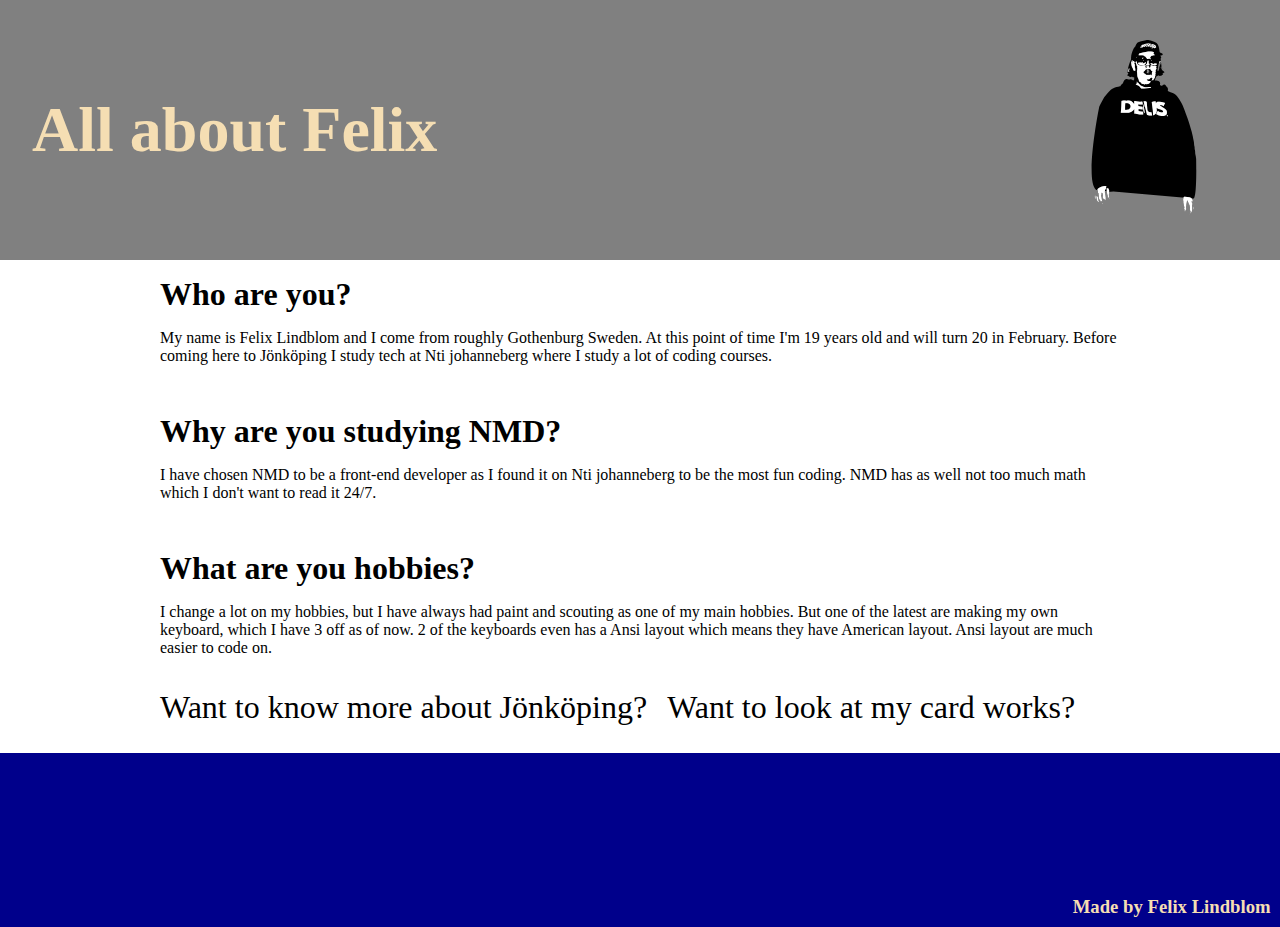
<file: index.html>
<!DOCTYPE html>
<html lang="en">
<head>
    <meta charset="UTF-8">
    <meta http-equiv="X-UA-Compatible" content="IE=edge">
    <meta name="viewport" content="width=device-width, initial-scale=1.0">
    <title>About me</title>
    <link rel="stylesheet" href="css/stylesheet.css">
</head>
<body>
    <div class="wrap">
        <header>
            <h1>All about Felix</h1>
            <img src="img/felixBW.svg" alt="Felix in black and white">
        </header>
        <main> 
            <article>
                <h2>Who are you?</h2>
                <p>My name is Felix Lindblom and I come from roughly Gothenburg Sweden. At this point of time I'm 19 years old and will turn 20 in February. Before coming here to Jönköping I study tech at Nti johanneberg where I study a lot of coding courses. </p>
            </article>
            <article>
                <h2>Why are you studying <strong>NMD</strong>?</h2>
                <p>I have chosen NMD to be a front-end developer as I found it on Nti johanneberg to be the most fun coding. NMD has as well not too much math which I don't want to read it 24/7. </p>
            </article>
            <article>
                <h2>What are you hobbies?</h2>
                <p>I change a lot on my hobbies, but I have always had paint and scouting as one of my main hobbies. But one of the latest are making my own keyboard, which I have 3 off as of now. 2 of the keyboards even has a Ansi layout which means they have American layout. Ansi layout are much easier to code on. </p>
            </article>
            <aside>
                <a href="aboutJ.html">Want to know more about Jönköping?</a>
                <a href="dockDeck.html">Want to look at my card works?</a>
            </aside>
        </main>
        <footer>
            <h3>Made by Felix Lindblom</h3>
        </footer>
    </div>
</body>
</html>
</file>
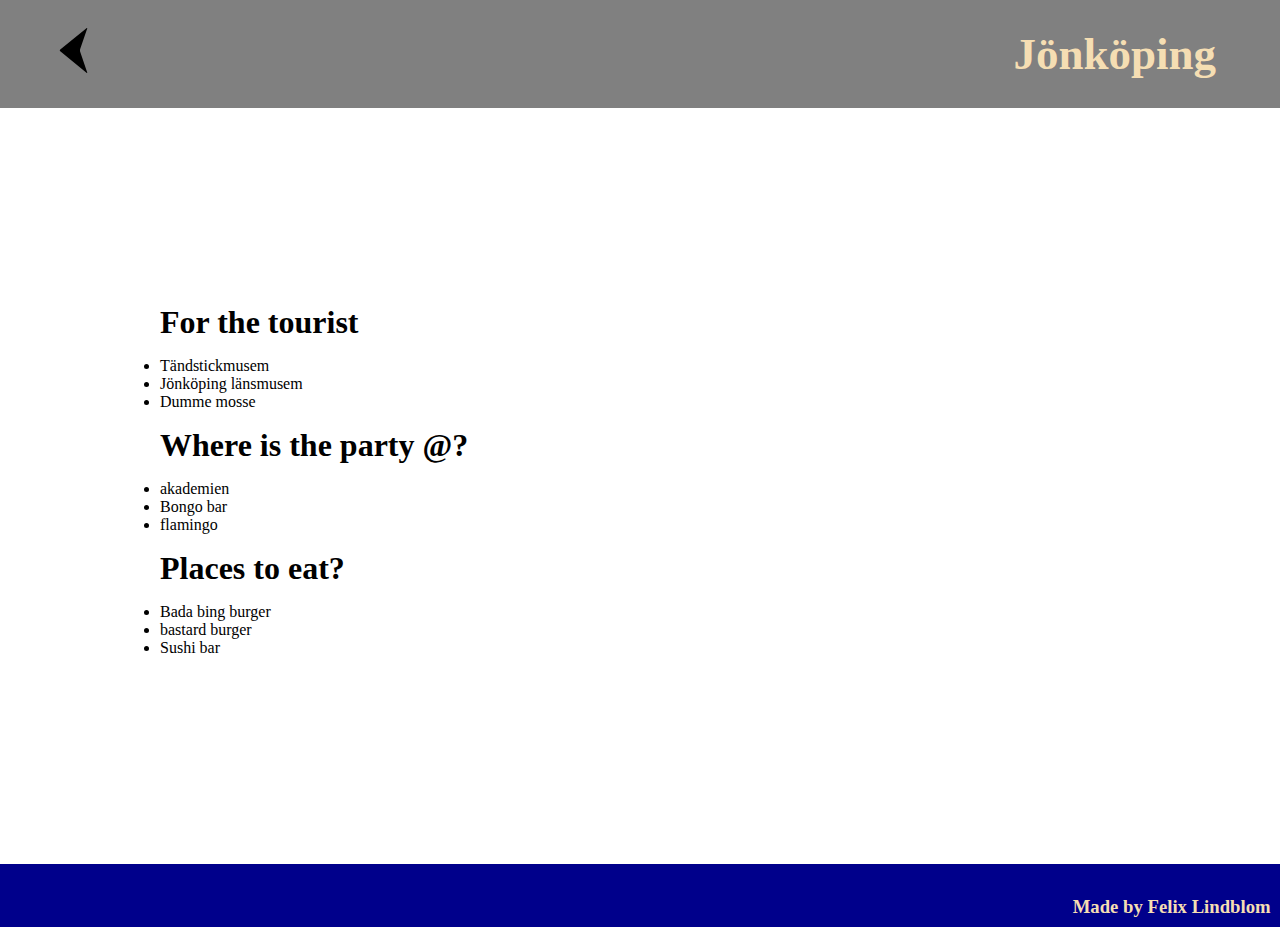
<file: aboutJ.html>
<!DOCTYPE html>
<html lang="en">
<head>
    <meta charset="UTF-8">
    <meta http-equiv="X-UA-Compatible" content="IE=edge">
    <meta name="viewport" content="width=device-width, initial-scale=1.0">
    <title>Jönköping</title>
    <link rel="stylesheet" href="css/stylesheet.css">
</head>
<body>
    <div class="wrapJ">
        <header>
            <a href="index.html"><img src="img/leftPoint.svg" alt="Back button"></a>
            <h1>Jönköping</h1>
        </header>
        <main>
            <article>
                <ul>
                    <h2>For the tourist</h2>
                    <li>Tändstickmusem</li>
                    <li>Jönköping länsmusem</li>
                    <li>Dumme mosse</li>
                </ul>
            </article>
            <article>
                <ul>
                    <h2>Where is the party @?</h2>
                    <li>akademien </li> 
                    <li>Bongo bar</li>
                    <li>flamingo </li>   
                </ul>   
            </article>
            <article>
                <ul>
                    <h2>Places to eat?</h2>
                    <li>Bada bing burger</li>
                    <li>bastard burger</li>
                    <li>Sushi bar</li>
                </ul>
            </article>
        </main>

        <footer>
            <h3>Made by Felix Lindblom</h3>
        </footer>
    </div>
</body>
</html>
</file>
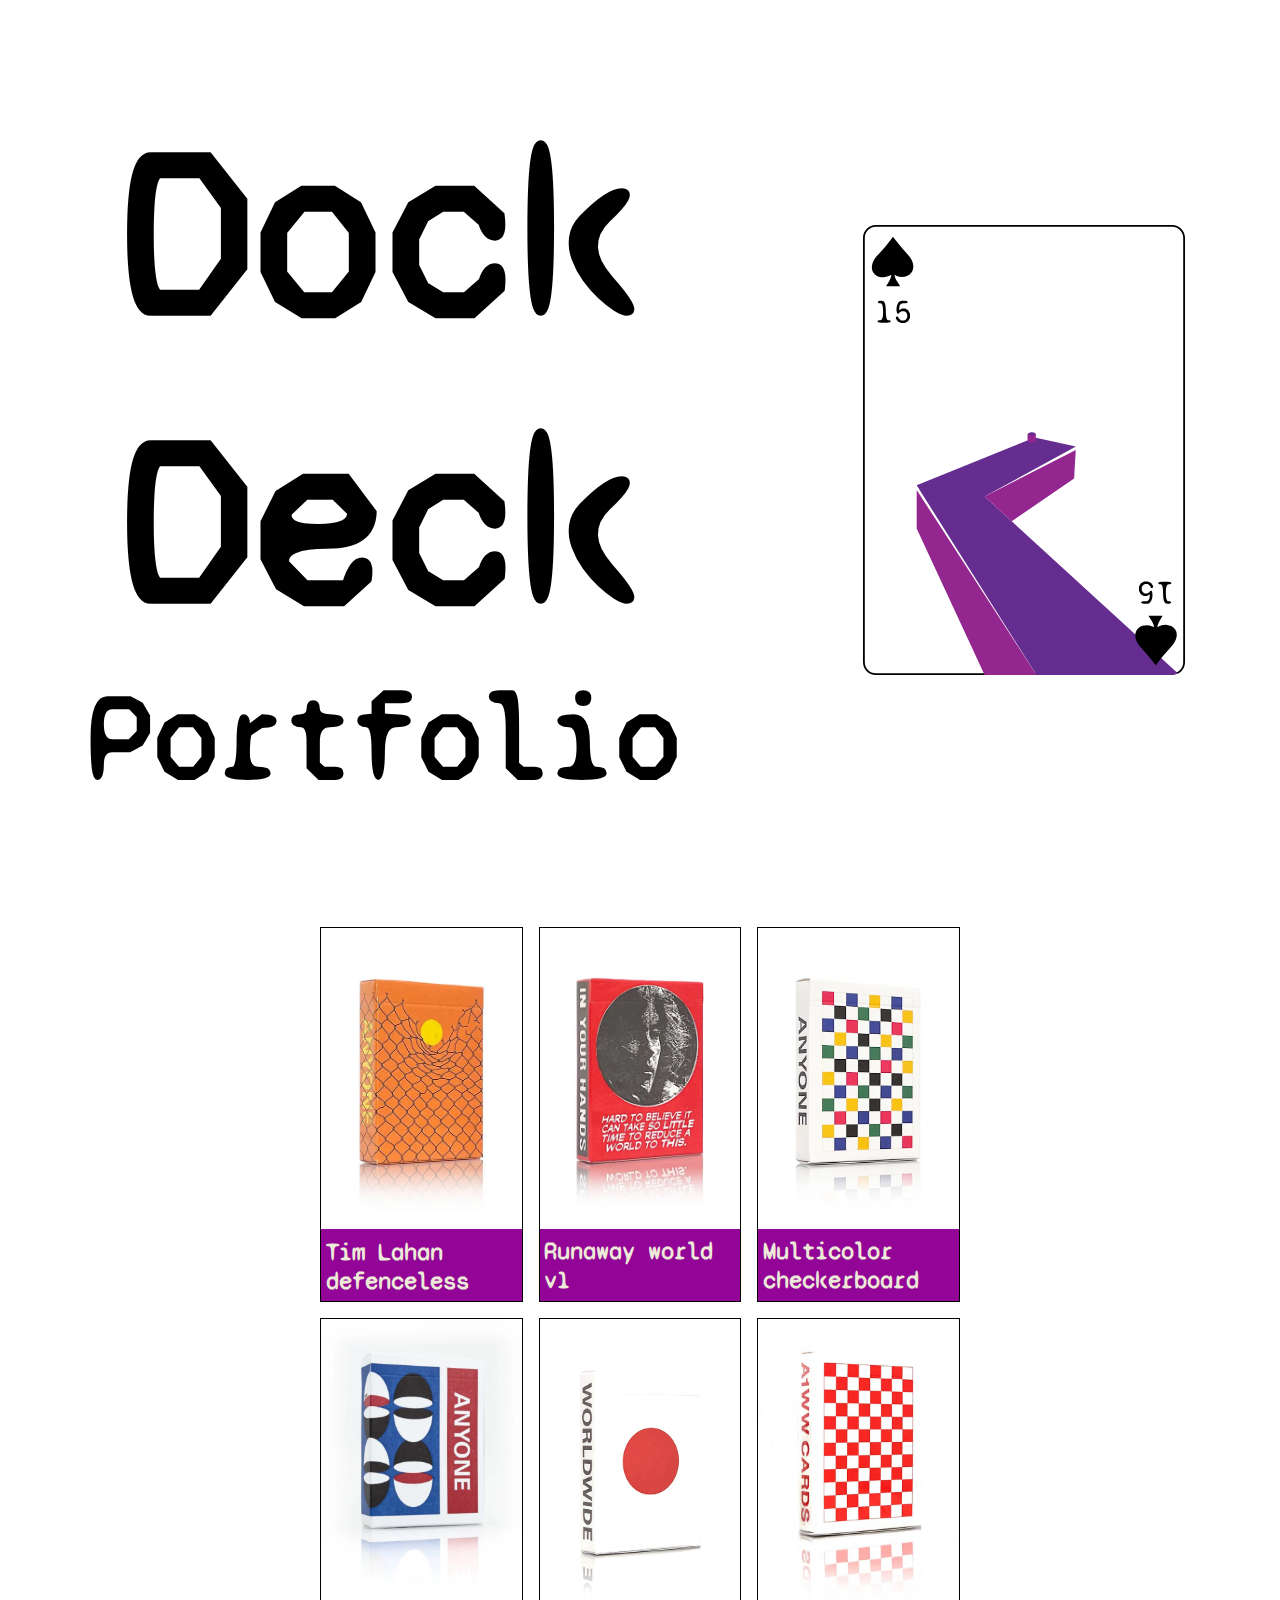
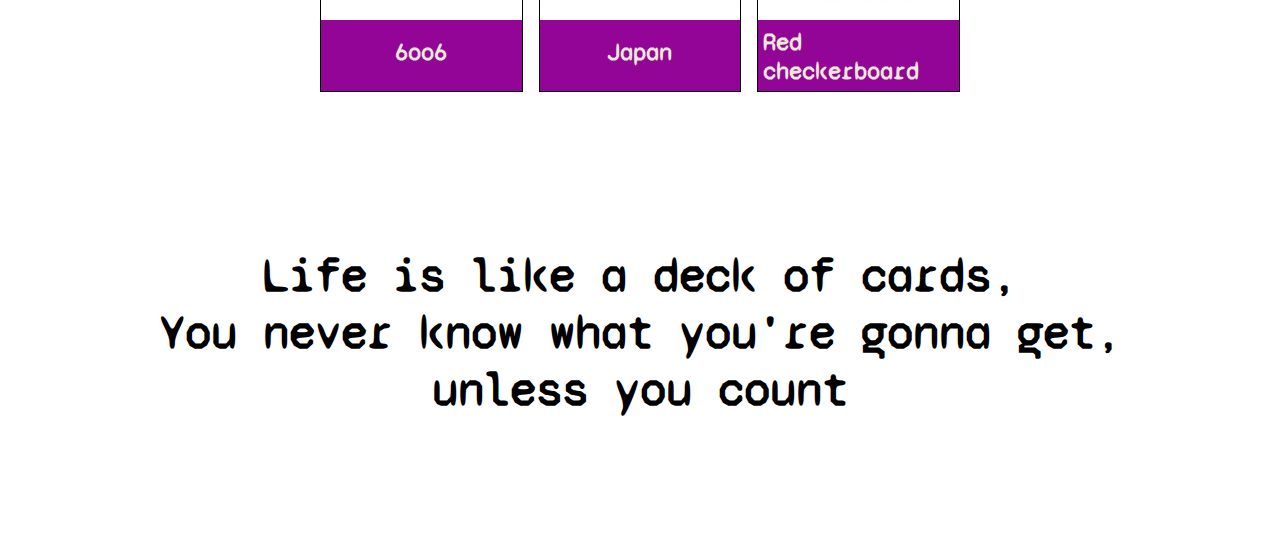
<file: dockDeck.html>
<!DOCTYPE html>
<html lang="en">
<head>
    <meta charset="UTF-8">
    <meta http-equiv="X-UA-Compatible" content="IE=edge">
    <meta name="viewport" content="width=device-width, initial-scale=1.0">
    <title>Deck dock</title>
    <link rel="stylesheet" href="css/ddTl.css">
</head>
<body>
    <div class="wrapper">
        <header>
            <section id="displayName">
                <h1>dock deck</h1>
                <h2>Portfolio</h2>
            </section>
            <section id="displayCard">
                <img src="img/deck dock.svg" alt="deck dock card">
            </section>
            
        </header>
        <main>
            <ul>
                <li>
                    <a href="timLahanDisP.html">
                        <img src="img/Tim lahan.webp" alt="Tim Lahan defenceless deck">
                        <p>Tim Lahan defenceless</p>
                    </a>
                </li>
                <li>
                    <a href="" class="notMade">
                        <img src="img/Runaway.webp" alt="Runaway card deck">
                        <p>Runaway world v1</p>
                    </a>
                </li>
                <li>
                    <a href="" class="notMade">
                        <img src="img/multicolor.webp" alt="Multicolor checkerboard deck">
                        <p>Multicolor checkerboard</p>
                    </a>
                </li>
                <li>
                    <a href="" class="notMade">
                        <img src="img/6oo6.webp" alt="6oo6 deck">
                        <p>6oo6</p>
                    </a>
                </li>
                <li>
                    <a href="" class="notMade">
                        <!-- Don't know why this picture was a jpg and is slightly taken diffrent but it shows my grid is flexabel on types and sizes -->
                        <img src="img/japan.jpg" alt="Japan deck">
                        <p>Japan</p>
                    </a>
                </li>
                <li>
                    <a href="" class="notMade">
                        <img src="img/red check.webp" alt="Red checkerboard deck">
                        <p>Red checkerboard</p>
                    </a>
                </li>
            </ul>
            <!-- credit to 'kortleks bolaget' for all the photo use on items, All of the decks are from the company 'Anyone'aswell-->
        </main>
        <aside>
            <h2>Life is like a deck of cards,</h2>
            <h2>You never know what you're gonna get,</h2>
            <h2>unless you count</h2>
        </aside>
    </div>
</body>
</html>
</file>
<file: css/stylesheet.css>
*{
    margin: 0px;
    padding: 0px;
}
.wrap{
    height: 100vh;
    width: 100vw;
    display: grid;
    grid-template-rows: 1.5fr auto 1fr;
    grid-template-columns: 100vw;
    grid-template-areas: 
    "he"
    "ma"
    "fo"
    ;
}
header{
    grid-area: "he";
    background-color: grey;
    height: 100%;
    width: 100vw;
    display: flex;
    justify-content: space-between;
    align-items: center;
}
header img{
    height: 20vh;
    width: auto;
    padding: 0vw 4vw;
}
h1{
    color: wheat;
    display: flex;
    align-items: center;
    height: 100%;
    padding-left: 0.5em;
    font-size: 4em;
}
main{
    grid-area: "ma";
    display: flex;
    justify-content: center;
    align-items: center;
    flex-direction: column;
}
article, aside{
    width: 75vw;
}
main p{
    padding-bottom: 2em;
    font-size: 1em;
}
main h2, a {
    font-size: 2em;
    padding: 0.5em;
    padding-left: 0em;
}
main a{
    color: black;
    text-decoration: none;

}
a:hover{
    cursor: hand;
}
footer{
    grid-area: "fo";
    background-color: darkblue;
    width: 100vw;
    height: 100%;
    display: flex;
    justify-content: end;
    align-items: flex-end;
    flex-direction: column;
    margin-top: 3vh;
}
footer h3{
    color: wheat;
    padding: 0.5em;

}
/* Jönköping info */
.wrapJ{
    height: 100vh;
    width: 100vw;
    display: grid;
    grid-template-rows: 12vh auto 7vh;
    grid-template-columns: 100vw;
    grid-template-areas: 
    "heJ"
    "maJ"
    "foJ"
    ;
}
.wrapJ header{
    grid-area: heJ;

}
.wrapJ header h1{
    margin-right: 5vw;
    font-size: 5vh;
}
.wrapJ header img{
    height: 5vh;
    grid-area: heJ;
}
.wrapJ main{
    grid-area: maJ;
}
.wrapJ footer{
    grid-area: foJ;
    position: relative;
}
</file>
<file: css/ddTl.css>
@import url('https://fonts.googleapis.com/css2?family=Syne+Mono&display=swap');
:root{
    --shadows:rgb(0, 5, 15);
    --itemBack: rgb(146, 5, 150);
    --textBackCol: rgb(237, 233, 216);
}
*{
    margin: 0px;
    padding: 0px;
    overflow-x: hidden;
}
h1, h2, h3, h4, p, a{
    font-family: 'Syne Mono', monospace;
}
/* ----------------------------------------------------------- */
/*                            home                            */
/* --------------------------------------------------------- */
.wrapper{
    width: 100vw;
    display: flex;
    flex-direction: column;
}
.wrapper header{
    display: grid;
    grid-template-columns: 3fr 2fr;
    grid-template-rows: 100vh ;
    grid-template-areas: 
    'dd cd'
    ;
    /* I use grid areas name either use 2 or 3(not mix with both) letters so that you can see the grid in the text 

    exampel: 
        'he he' (he = header)
        'ma as' (ma = main | as = aside)
        'fo fo' (fo = footer)

    dd = dock deck and cd = card display
    */
}
#displayName{
    grid-area: dd;
    display: flex;
    align-items: center;
    justify-content: center;
    flex-direction: column;
    z-index: 1;
}
#displayCard{
    grid-area: cd;
    display: flex;
    align-items: center;
    justify-content: center;
    overflow: visible;
}

#displayCard img{
    height: 50%;
    width: auto;
    z-index: 2;
    animation-name: cardFall;
    animation-duration: 4s;
    animation-iteration-count: infinite;
}

@keyframes cardFall {
    35%{
        transform: rotate3d(1,0.5,0.2, 90deg);
        margin-top: 50vh;
    }
    65%{
        margin-top: -20vh;
    }
}
#displayName h1, #displayName h2{
    text-align: center;
    font-weight: 600;
}


#displayName h1{
    font-size: 15em;
    text-transform: capitalize;
}
#displayName h2{
    font-size: 7.5em;
}

main{
    width: 100vw;
    display: flex;
    align-items: center;
    justify-content: center;
}
ul{
    margin: 3vh 0vh;
    width: 50vw;
    max-width: 70em;
    display: grid;
    grid-template-columns: 1fr 1fr 1fr;
    gap: 1em;
}
li{
    list-style: none;
    border: .1em solid ;
    background-color: var(--itemBack);
}
ul li a img{
    width: 100%;
    height: auto;
}
ul li a{
    text-decoration: none;
}
ul li a p{
    display: flex;
    justify-content: center;
    align-items: center;
    min-height: 2em;
    margin: 0.2em;
    height: auto;
    color: var(--textBackCol);
    font-weight: 600;
    font-size: 1.5em;

}
ul li a:hover{
    animation-name: thickOutnIn;
    animation-duration: 4s;
    animation-iteration-count: infinite;
}
@keyframes thickOutnIn{
    70%{
        letter-spacing: 0.1em;
    }
}
.notMade:hover{
    cursor: not-allowed;
}
aside{
    height: auto;
    padding: 10vw;
    min-height: 10em;
    display: flex;
    justify-content: center;
    align-items: center;
    flex-direction: column;
}
aside h2{
    font-size: 3em;
}
/* --------------------------------------------------------- */
/*                       Time Lahan                          */
/* --------------------------------------------------------- */

.timLahanWrap{
    width: 100vw;
    display: grid;
    grid-template-columns: 100%;
    grid-template-rows: 10vh 90vh 1fr;
    grid-template-areas: 
    'na'
    'sc'
    'ma'
    /* na = navigation | sc = Showcase | ma = Main  */
    ;
}
.timLahanWrap nav{
    grid-area: na;
    display: flex;
    justify-content: start;
}
.timLahanWrap nav a{
    font-size: 8vh;
    text-decoration: none;
    margin-left: 2vw;
}
.showcaseCard{
    grid-area: sc;
    display: flex;
    align-items: center;
    justify-content: center;
    flex-direction: column;
}
.showcaseCard img{
    height: 65vh;
}
.showcaseCard section{
    text-align: center;
    display: flex;
    flex-direction: column;
    justify-content: center;
    margin: 2em;
}
.showcaseCard section h2{
    font-size: 6vh;
    font-weight: 600;
}
.showcaseCard section h3{
    font-size: 4vh;
    font-weight: 450;
}
.showcaseCard section h4{
    font-size: 3vh;
    font-weight: 300;
}
.timLahanWrap main{
    grid-area: ma;
    width: 100vw;
    display: flex;
    align-items: center;
    justify-content: center;
    flex-direction: column;
}
.timLahanArt{
    width: 70%;
    display: grid;
    grid-template-columns: 25% 50% 25%;
    grid-template-rows: auto auto auto;
    grid-template-areas:
    'tl .  . '
    '.  tx  .'
    '.  .  de'
    ;
    /* tl = Tim Lahan | tx = text | de = deck */
}
.timLahanArt img{
    width: 100%;
}
#photoTimLahan{
    grid-area: tl;
}
#timLahanText{
    grid-area: tx;
    font-size: 2em;
    display: flex;
    align-items: center;
}
#defenceless{
    grid-area: de;
    rotate: 180deg;
}

@media screen and (max-width: 880px){

    #displayName h1{
        font-size: 350%;
    }
    #displayName h2{
        font-size: 250%;
    }
    #displayCard img{
        max-width: 30vw;
    }
    ul{
        display: flex;
        flex-direction: column;
    }
    aside h2{
        margin: 1vh;
    }
    .timLahanArt{
        width: 90%;
        grid-template-columns: 1fr;
        grid-template-rows: auto auto auto;
        grid-template-areas:
        'tl'
        'tx'
        'de'
        ;
    }
    #photoTimLahan{
        padding-bottom: 10vh;
    }
}
</file>
